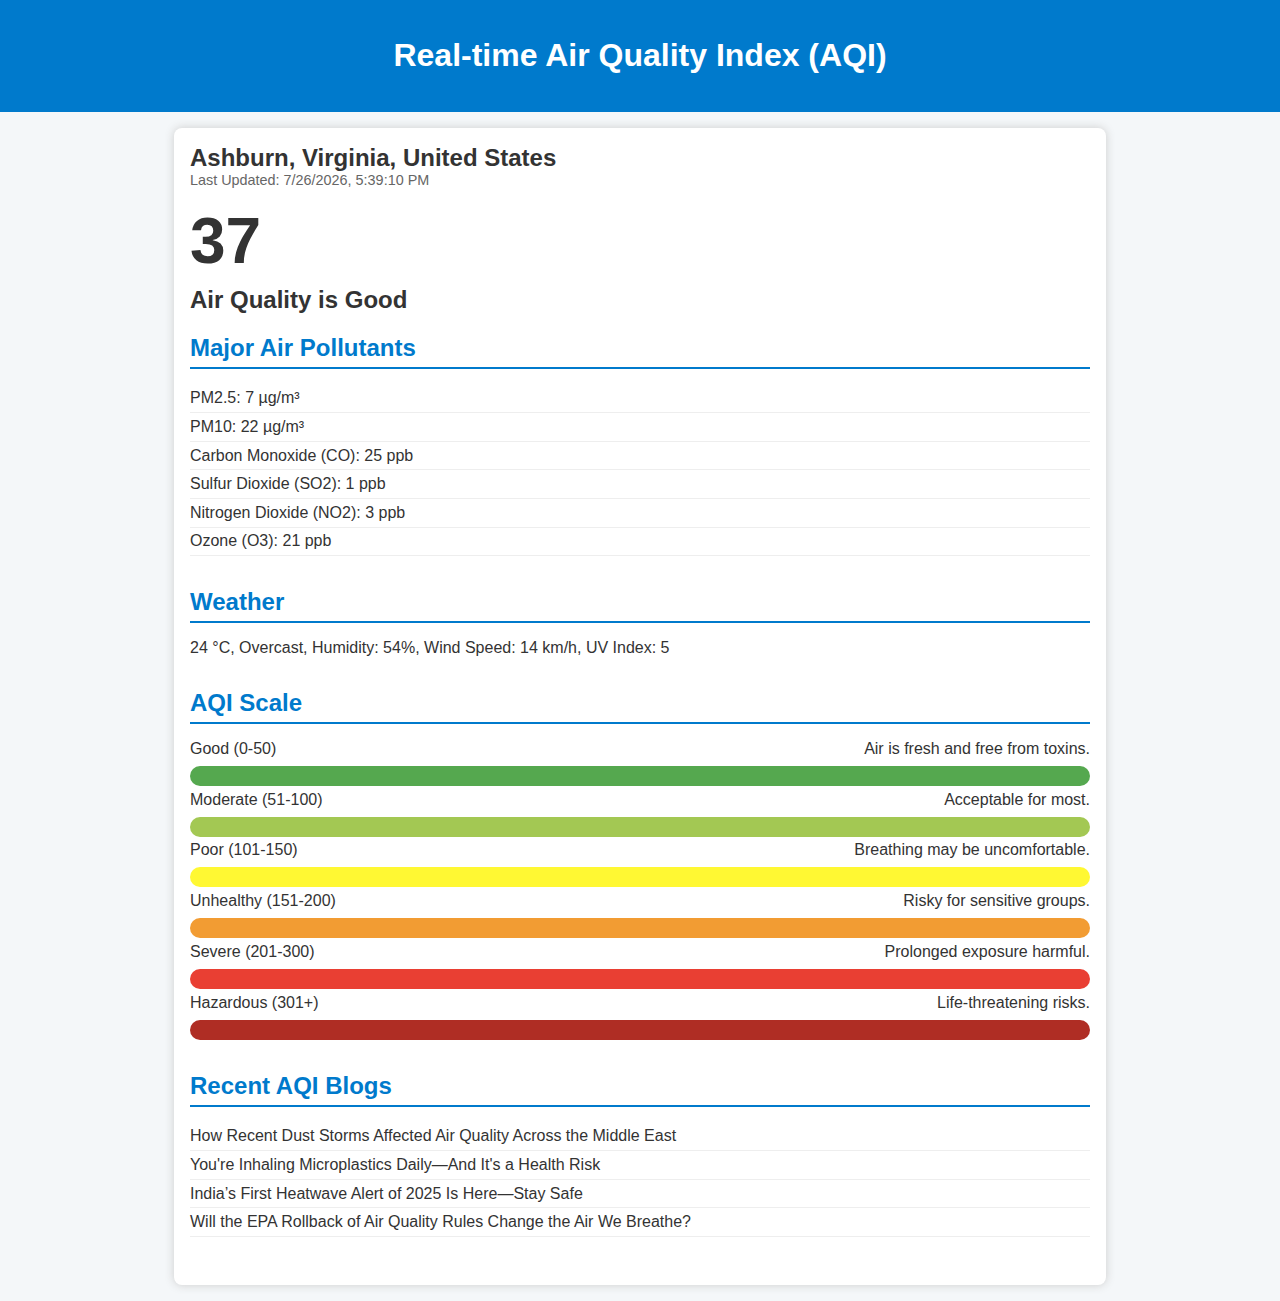
<file: index.html>
<!DOCTYPE html>
<html lang="en">
<head>
  <meta charset="UTF-8" />
  <meta name="viewport" content="width=device-width, initial-scale=1" />
  <title>Real-time Air Quality Index (AQI)</title>
  <style>
    body {
      font-family: Arial, sans-serif;
      margin: 0;
      background: #f4f7f9;
      color: #333;
    }
    header {
      background: #007acc;
      color: white;
      padding: 1rem;
      text-align: center;
    }
    main {
      max-width: 900px;
      margin: 1rem auto;
      padding: 1rem;
      background: white;
      border-radius: 8px;
      box-shadow: 0 0 10px #ccc;
    }
    .location {
      font-size: 1.5rem;
      font-weight: bold;
    }
    .last-updated {
      font-size: 0.9rem;
      color: #666;
      margin-bottom: 1rem;
    }
    .aqi-value {
      font-size: 4rem;
      font-weight: 700;
      margin: 0.5rem 0;
    }
    .aqi-status {
      font-size: 1.5rem;
      font-weight: 600;
      margin-bottom: 1rem;
    }
    .pollutants, .weather, .aqi-scale, .blogs {
      margin-bottom: 2rem;
    }
    h2 {
      border-bottom: 2px solid #007acc;
      padding-bottom: 0.3rem;
      margin-bottom: 1rem;
      color: #007acc;
    }
    .pollutant-list, .blog-list {
      list-style: none;
      padding: 0;
    }
    .pollutant-list li, .blog-list li {
      padding: 0.3rem 0;
      border-bottom: 1px solid #eee;
    }
    .aqi-scale div {
      display: flex;
      justify-content: space-between;
      margin-bottom: 0.3rem;
    }
    .aqi-bar {
      height: 20px;
      border-radius: 10px;
      margin-top: 0.5rem;
    }
    .good { background: #55a84f; }
    .moderate { background: #a3c853; }
    .poor { background: #fff833; }
    .unhealthy { background: #f29c33; }
    .severe { background: #e93f33; }
    .hazardous { background: #af2d24; }
  </style>
</head>
<body>

<header>
  <h1>Real-time Air Quality Index (AQI)</h1>
</header>

<main>
  <section class="location-section">
    <div class="location" id="location">Ashburn, Virginia, United States</div>
    <div class="last-updated" id="lastUpdated">Last Updated: --</div>
  </section>

  <section class="aqi-section">
    <div class="aqi-value" id="aqiValue">--</div>
    <div class="aqi-status" id="aqiStatus">Loading...</div>
  </section>

  <section class="pollutants">
    <h2>Major Air Pollutants</h2>
    <ul class="pollutant-list" id="pollutantList">
      <!-- Pollutants will be inserted here -->
    </ul>
  </section>

  <section class="weather">
    <h2>Weather</h2>
    <p id="weatherInfo">--</p>
  </section>

  <section class="aqi-scale">
    <h2>AQI Scale</h2>
    <div><span>Good (0-50)</span><span>Air is fresh and free from toxins.</span></div>
    <div class="aqi-bar good"></div>
    <div><span>Moderate (51-100)</span><span>Acceptable for most.</span></div>
    <div class="aqi-bar moderate"></div>
    <div><span>Poor (101-150)</span><span>Breathing may be uncomfortable.</span></div>
    <div class="aqi-bar poor"></div>
    <div><span>Unhealthy (151-200)</span><span>Risky for sensitive groups.</span></div>
    <div class="aqi-bar unhealthy"></div>
    <div><span>Severe (201-300)</span><span>Prolonged exposure harmful.</span></div>
    <div class="aqi-bar severe"></div>
    <div><span>Hazardous (301+)</span><span>Life-threatening risks.</span></div>
    <div class="aqi-bar hazardous"></div>
  </section>

  <section class="blogs">
    <h2>Recent AQI Blogs</h2>
    <ul class="blog-list" id="blogList">
      <!-- Blog items inserted here -->
    </ul>
  </section>
</main>

<script>
  // Sample data simulating real-time API data from AQI.in
  const aqiData = {
    location: "Ashburn, Virginia, United States",
    lastUpdated: new Date().toLocaleString(),
    aqi: 37,
    status: "Good",
    pollutants: {
      "PM2.5": "7 µg/m³",
      "PM10": "22 µg/m³",
      "Carbon Monoxide (CO)": "25 ppb",
      "Sulfur Dioxide (SO2)": "1 ppb",
      "Nitrogen Dioxide (NO2)": "3 ppb",
      "Ozone (O3)": "21 ppb"
    },
    weather: {
      temperature: "24 °C",
      condition: "Overcast",
      humidity: "54%",
      windSpeed: "14 km/h",
      uvIndex: 5
    },
    blogs: [
      "How Recent Dust Storms Affected Air Quality Across the Middle East",
      "You're Inhaling Microplastics Daily—And It's a Health Risk",
      "India’s First Heatwave Alert of 2025 Is Here—Stay Safe",
      "Will the EPA Rollback of Air Quality Rules Change the Air We Breathe?"
    ]
  };

  // Populate the page with data
  document.getElementById("location").textContent = aqiData.location;
  document.getElementById("lastUpdated").textContent = "Last Updated: " + aqiData.lastUpdated;
  document.getElementById("aqiValue").textContent = aqiData.aqi;
  document.getElementById("aqiStatus").textContent = "Air Quality is " + aqiData.status;

  const pollutantList = document.getElementById("pollutantList");
  pollutantList.innerHTML = "";
  for (const [key, value] of Object.entries(aqiData.pollutants)) {
    const li = document.createElement("li");
    li.textContent = `${key}: ${value}`;
    pollutantList.appendChild(li);
  }

  const weatherInfo = document.getElementById("weatherInfo");
  weatherInfo.textContent = `${aqiData.weather.temperature}, ${aqiData.weather.condition}, Humidity: ${aqiData.weather.humidity}, Wind Speed: ${aqiData.weather.windSpeed}, UV Index: ${aqiData.weather.uvIndex}`;

  const blogList = document.getElementById("blogList");
  blogList.innerHTML = "";
  aqiData.blogs.forEach(blog => {
    const li = document.createElement("li");
    li.textContent = blog;
    blogList.appendChild(li);
  });
</script>

</body>
</html>
</file>
